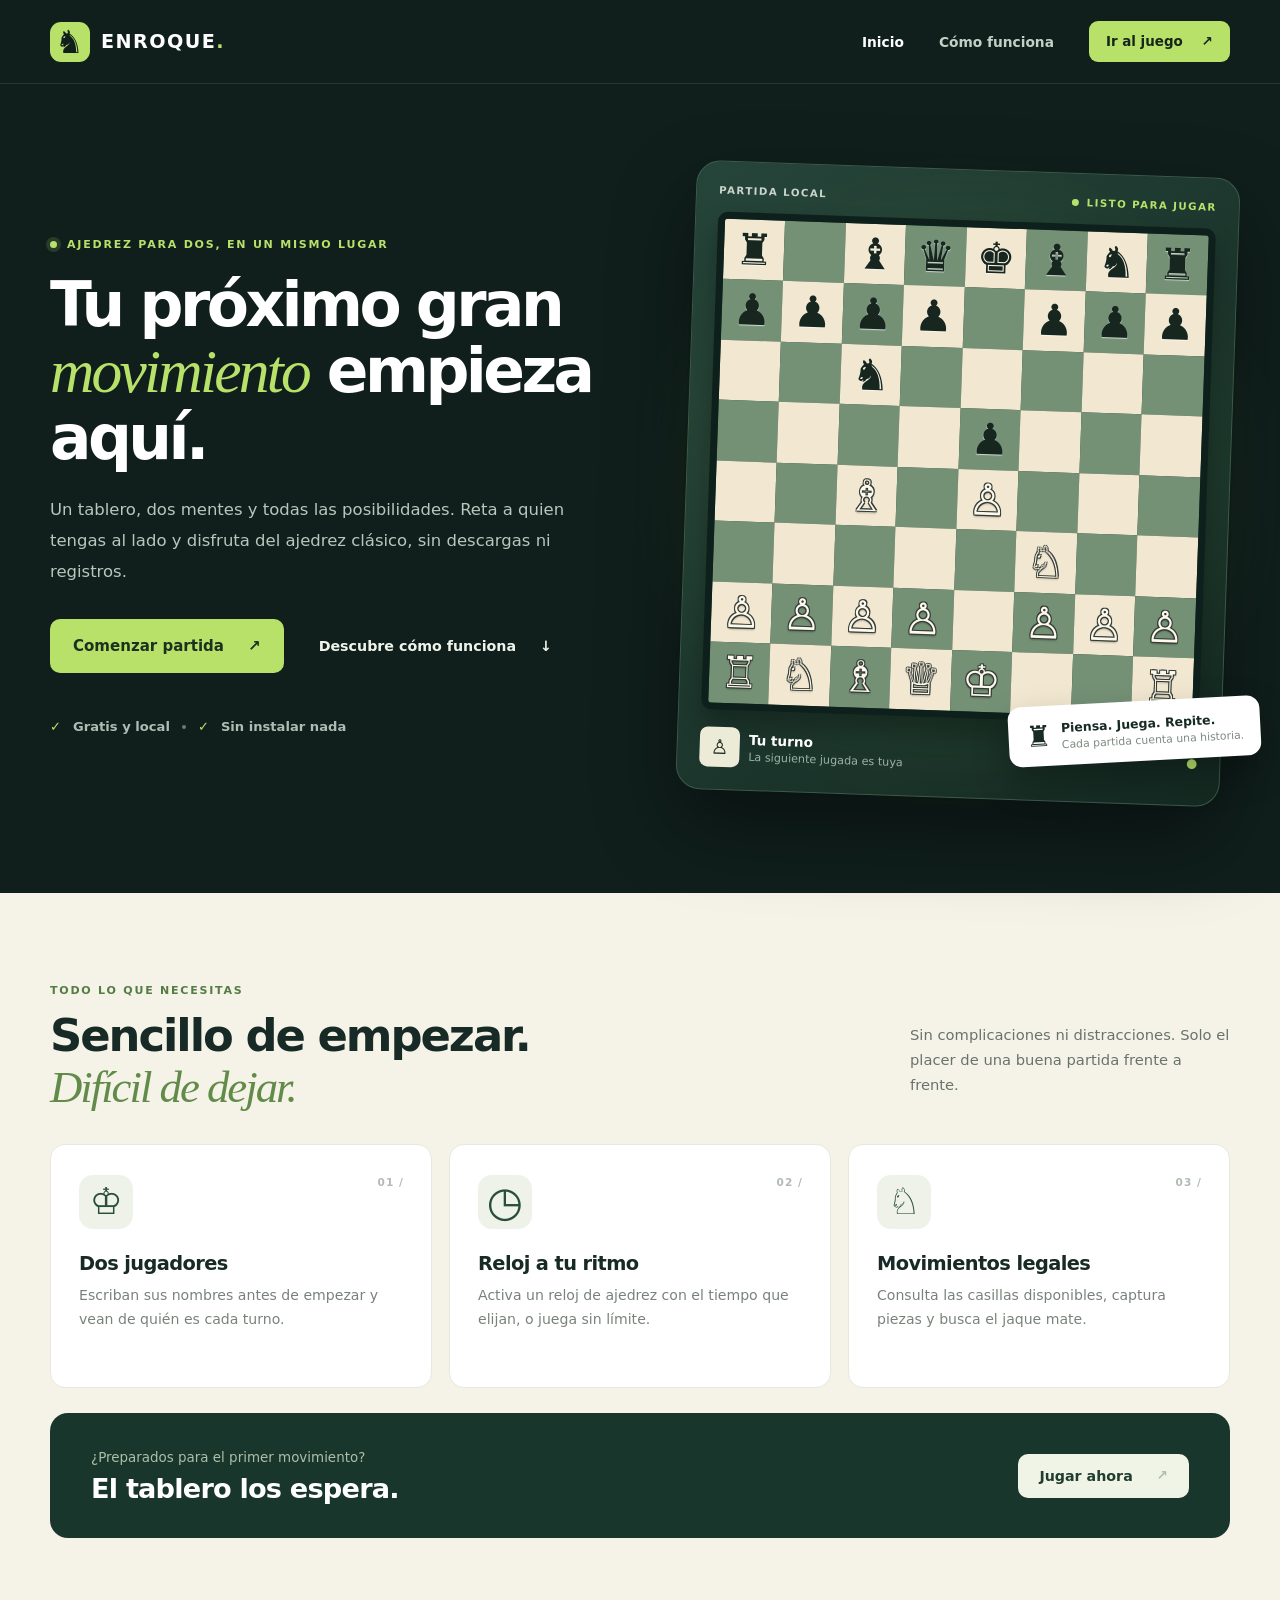
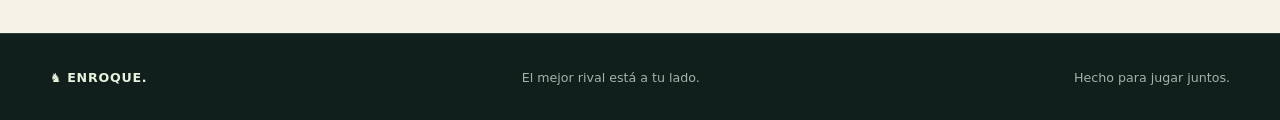
<file: index.html>
<!DOCTYPE html>
<html lang="es">
<head>
  <meta charset="UTF-8" />
  <meta name="viewport" content="width=device-width, initial-scale=1.0" />
  <meta name="theme-color" content="#101f1c" />
  <meta name="description" content="Juega ajedrez con otra persona en el mismo dispositivo. Sin registro, con reloj opcional y reglas de ajedrez." />
  <title>Enroque | Ajedrez en compañía</title>
  <link rel="stylesheet" href="style.css" />
  <script src="script.js" defer></script>
</head>
<body class="home-page">
  <header class="site-header">
    <div class="nav-shell">
      <a class="brand" href="index.html" aria-label="Enroque, inicio"><span class="brand-mark">♞</span><span>ENROQUE<span class="brand-dot">.</span></span></a>
      <nav class="main-nav" aria-label="Navegación principal">
        <a class="nav-link current" href="index.html" aria-current="page">Inicio</a>
        <a class="nav-link" href="#como-funciona">Cómo funciona</a>
        <a class="nav-play" href="juego.html">Ir al juego <span aria-hidden="true">↗</span></a>
      </nav>
    </div>
  </header>

  <main>
    <section class="hero page-shell" aria-labelledby="hero-title">
      <div class="hero-content">
        <span class="eyebrow"><span class="eyebrow-dot"></span> AJEDREZ PARA DOS, EN UN MISMO LUGAR</span>
        <h1 id="hero-title">Tu próximo gran <em>movimiento</em> empieza aquí.</h1>
        <p class="hero-lead">Un tablero, dos mentes y todas las posibilidades. Reta a quien tengas al lado y disfruta del ajedrez clásico, sin descargas ni registros.</p>
        <div class="hero-actions">
          <a class="button button-primary button-large" href="juego.html">Comenzar partida <span aria-hidden="true">↗</span></a>
          <a class="button button-ghost" href="#como-funciona">Descubre cómo funciona <span aria-hidden="true">↓</span></a>
        </div>
        <div class="hero-proof"><span class="proof-icon">✓</span> Gratis y local <span class="proof-divider"></span> <span class="proof-icon">✓</span> Sin instalar nada</div>
      </div>
      <div class="hero-visual" aria-label="Vista previa del tablero">
        <div class="preview-halo"></div>
        <div class="preview-topline"><span>PARTIDA LOCAL</span><span class="live-indicator"><i></i> LISTO PARA JUGAR</span></div>
        <div class="preview-frame"><div class="preview-board" id="preview-board" aria-hidden="true"></div></div>
        <div class="preview-footer"><div><span class="preview-avatar">♙</span><div><strong>Tu turno</strong><small>La siguiente jugada es tuya</small></div></div><span class="preview-pulse">●</span></div>
        <div class="floating-note"><span>♜</span><div><strong>Piensa. Juega. Repite.</strong><small>Cada partida cuenta una historia.</small></div></div>
      </div>
    </section>

    <section class="features-wrap" id="como-funciona" aria-labelledby="features-title">
      <div class="page-shell">
        <div class="section-heading"><div><span class="eyebrow dark-eyebrow">TODO LO QUE NECESITAS</span><h2 id="features-title">Sencillo de empezar.<br /><em>Difícil de dejar.</em></h2></div><p>Sin complicaciones ni distracciones. Solo el placer de una buena partida frente a frente.</p></div>
        <div class="feature-grid">
          <article class="feature-card"><div class="feature-icon">♔</div><span class="feature-index">01 /</span><h3>Dos jugadores</h3><p>Escriban sus nombres antes de empezar y vean de quién es cada turno.</p></article>
          <article class="feature-card"><div class="feature-icon feature-icon-accent">◷</div><span class="feature-index">02 /</span><h3>Reloj a tu ritmo</h3><p>Activa un reloj de ajedrez con el tiempo que elijan, o juega sin límite.</p></article>
          <article class="feature-card"><div class="feature-icon">♘</div><span class="feature-index">03 /</span><h3>Movimientos legales</h3><p>Consulta las casillas disponibles, captura piezas y busca el jaque mate.</p></article>
        </div>
        <div class="bottom-cta"><div><span>¿Preparados para el primer movimiento?</span><h3>El tablero los espera.</h3></div><a class="button button-light" href="juego.html">Jugar ahora <span aria-hidden="true">↗</span></a></div>
      </div>
    </section>
  </main>
  <footer class="site-footer"><div class="page-shell footer-inner"><span>♞ ENROQUE.</span><span>El mejor rival está a tu lado.</span><span>Hecho para jugar juntos.</span></div></footer>
</body>
</html>
</file>
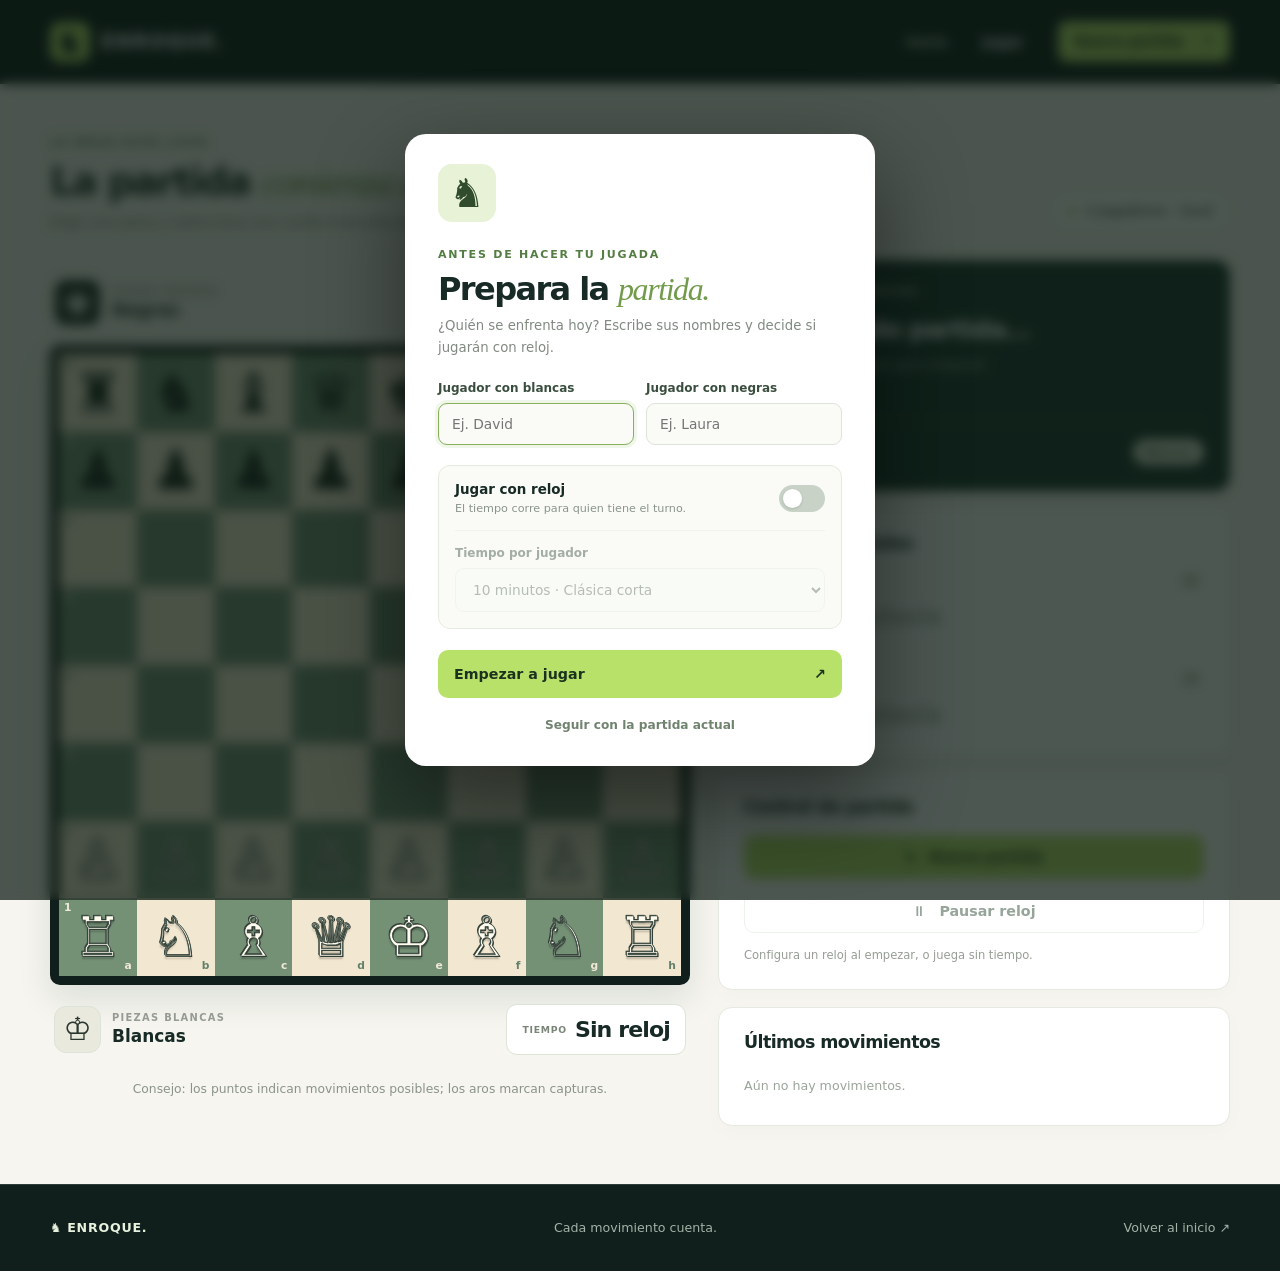
<file: juego.html>
<!DOCTYPE html>
<html lang="es">
<head>
  <meta charset="UTF-8" />
  <meta name="viewport" content="width=device-width, initial-scale=1.0" />
  <meta name="theme-color" content="#101f1c" />
  <meta name="description" content="Juega una partida local de ajedrez entre dos personas con nombres y reloj opcional." />
  <title>Jugar | Enroque</title>
  <link rel="stylesheet" href="style.css" />
  <script src="script.js" defer></script>
</head>
<body class="game-page">
  <header class="site-header">
    <div class="nav-shell">
      <a class="brand" href="index.html" aria-label="Enroque, inicio"><span class="brand-mark">♞</span><span>ENROQUE<span class="brand-dot">.</span></span></a>
      <nav class="main-nav" aria-label="Navegación principal">
        <a class="nav-link" href="index.html">Inicio</a>
        <a class="nav-link current" href="juego.html" aria-current="page">Jugar</a>
        <button type="button" class="nav-play nav-button" id="new-game-nav">Nueva partida <span aria-hidden="true">↗</span></button>
      </nav>
    </div>
  </header>

  <main class="game-main page-shell">
    <div class="game-topbar">
      <div><span class="eyebrow dark-eyebrow">LA MESA ESTÁ LISTA</span><h1>La partida <em>comienza aquí.</em></h1><p>Elige una pieza y selecciona una casilla marcada para mover.</p></div>
      <span class="game-mode-tag"><span class="mode-led"></span> 2 jugadores · local</span>
    </div>

    <div class="game-layout">
      <section class="board-column" aria-label="Zona de ajedrez">
        <div class="player-strip" id="black-strip">
          <div class="player-identity"><div class="player-icon black-icon">♚</div><div><small>PIEZAS NEGRAS</small><strong id="black-player">Negras</strong></div></div>
          <div class="clock-display" id="clock-box-black" aria-label="Reloj de negras"><span class="clock-label">TIEMPO</span><strong id="clock-black" class="clock-time">Sin reloj</strong></div>
        </div>

        <div class="board-frame"><div class="chess-board" id="chess-board" role="group" aria-label="Tablero de ajedrez de 8 por 8"></div></div>

        <div class="player-strip player-strip-white" id="white-strip">
          <div class="player-identity"><div class="player-icon white-icon">♔</div><div><small>PIEZAS BLANCAS</small><strong id="white-player">Blancas</strong></div></div>
          <div class="clock-display" id="clock-box-white" aria-label="Reloj de blancas"><span class="clock-label">TIEMPO</span><strong id="clock-white" class="clock-time">Sin reloj</strong></div>
        </div>
        <p class="board-tip">Consejo: los puntos indican movimientos posibles; los aros marcan capturas.</p>
      </section>

      <aside class="game-sidebar">
        <section class="info-card turn-card">
          <span class="card-eyebrow"><span class="status-ping"></span> ESTADO DE LA PARTIDA</span>
          <h2 id="turn-heading">Preparando partida…</h2>
          <p id="game-message" role="status" aria-live="polite">Introduce los nombres para empezar.</p>
          <div class="turn-divider"></div>
          <div class="turn-bottom"><span>Turno actual</span><span id="turn-color" class="turn-pill">Blancas</span></div>
        </section>
        <section class="info-card capture-card">
          <h2>Piezas capturadas</h2>
          <div class="capture-group"><div class="capture-header"><span>Por <strong id="capturer-white">Blancas</strong></span><span class="capture-count" id="capture-count-white">0</span></div><div class="captured-list" id="captured-white">Ninguna todavía</div></div>
          <div class="capture-group"><div class="capture-header"><span>Por <strong id="capturer-black">Negras</strong></span><span class="capture-count" id="capture-count-black">0</span></div><div class="captured-list" id="captured-black">Ninguna todavía</div></div>
        </section>
        <section class="info-card actions-card">
          <h2>Control de partida</h2>
          <button class="button button-primary action-full" id="new-game" type="button">↻ <span>Nueva partida</span></button>
          <button class="button button-outline action-full" id="pause-clock" type="button" disabled>⏸ <span id="pause-label">Pausar reloj</span></button>
          <p id="clock-help" class="clock-help">Configura un reloj al empezar, o juega sin tiempo.</p>
        </section>
        <section class="info-card history-card">
          <h2>Últimos movimientos</h2>
          <ol class="move-list" id="move-history"><li class="empty-history">Aún no hay movimientos.</li></ol>
        </section>
      </aside>
    </div>
  </main>

  <!-- Se abre automáticamente al entrar y cada vez que se inicia una nueva partida. -->
  <dialog class="setup-dialog" id="setup-dialog" aria-labelledby="setup-title">
    <form id="setup-form">
      <div class="setup-head"><div class="setup-icon">♞</div><span class="eyebrow dark-eyebrow">ANTES DE HACER TU JUGADA</span><h2 id="setup-title">Prepara la <em>partida.</em></h2><p>¿Quién se enfrenta hoy? Escribe sus nombres y decide si jugarán con reloj.</p></div>
      <div class="setup-fields">
        <label for="name-white"><span>Jugador con blancas</span><input type="text" id="name-white" name="white" placeholder="Ej. David" maxlength="22" required autocomplete="off" /></label>
        <label for="name-black"><span>Jugador con negras</span><input type="text" id="name-black" name="black" placeholder="Ej. Laura" maxlength="22" required autocomplete="off" /></label>
      </div>
      <div class="timer-settings"><label class="switch-row" for="enable-clock"><span class="switch-description"><strong>Jugar con reloj</strong><small>El tiempo corre para quien tiene el turno.</small></span><span class="toggle-switch"><input type="checkbox" id="enable-clock" /><span class="toggle-track"></span></span></label>
        <label class="time-selector" for="time-choice" id="time-selector"><span>Tiempo por jugador</span><select id="time-choice" disabled><option value="3">3 minutos · Rápida</option><option value="5">5 minutos · Blitz</option><option value="10" selected>10 minutos · Clásica corta</option><option value="15">15 minutos · Tranquila</option><option value="30">30 minutos · Larga</option></select></label>
      </div>
      <p class="setup-error" id="setup-error" role="alert" hidden></p>
      <button type="submit" class="button button-primary setup-submit">Empezar a jugar <span aria-hidden="true">↗</span></button>
      <button type="button" class="setup-cancel" id="setup-cancel" hidden>Seguir con la partida actual</button>
    </form>
  </dialog>
  <footer class="site-footer"><div class="page-shell footer-inner"><span>♞ ENROQUE.</span><span>Cada movimiento cuenta.</span><a href="index.html">Volver al inicio ↗</a></div></footer>
</body>
</html>
</file>
<file: style.css>
/* Diseño compartido entre inicio y juego. No requiere fuentes externas. */
:root{--ink:#172a25;--dark:#101f1c;--dark2:#19362d;--green:#b8e16a;--cream:#f5f2e8;--paper:#faf9f5;--muted:#6e7770;--line:#e2e7dc;--board-light:#f2e7d0;--board-dark:#749176;--shadow:0 24px 55px rgba(10,29,21,.13);font-family:Inter,ui-sans-serif,system-ui,-apple-system,"Segoe UI",sans-serif;font-synthesis:none}
*{box-sizing:border-box}
html{scroll-behavior:smooth}
body{margin:0;color:var(--ink);background:var(--paper);min-width:320px}
a{color:inherit;text-decoration:none}
button,input,select{font:inherit}
button,a{-webkit-tap-highlight-color:transparent}
button{cursor:pointer}
button:disabled{cursor:not-allowed}
a:focus-visible,button:focus-visible,input:focus-visible,select:focus-visible{outline:3px solid #94bb37;outline-offset:3px}
.page-shell{width:min(1180px,calc(100% - 60px));margin-inline:auto}
.site-header{height:84px;background:var(--dark);color:#fff;border-bottom:1px solid rgba(255,255,255,.10);position:relative;z-index:2}
.nav-shell{width:min(1180px,calc(100% - 60px));height:100%;margin:auto;display:flex;align-items:center;justify-content:space-between;gap:20px}
.brand{display:inline-flex;align-items:center;gap:11px;font-size:1.2rem;font-weight:900;letter-spacing:.075em;white-space:nowrap}
.brand-mark{display:grid;place-items:center;background:var(--green);color:var(--dark);width:40px;height:40px;border-radius:11px;font-size:2rem;line-height:1}
.brand-dot{color:var(--green)}
.main-nav{display:flex;align-items:center;gap:35px}
.nav-link{font-size:.86rem;font-weight:700;color:#c4d0c7;transition:color .2s}.nav-link:hover,.nav-link.current{color:white}
.nav-play{display:inline-flex;gap:19px;align-items:center;justify-content:center;background:var(--green);color:#16251a;border:0;border-radius:9px;padding:13px 17px;font-weight:800;font-size:.84rem;transition:transform .2s,background .2s;white-space:nowrap}
.nav-play:hover,.button-primary:hover{background:#c9ed83;transform:translateY(-2px)}
.nav-button{font:inherit;font-size:.84rem;font-weight:800}
.button{display:inline-flex;align-items:center;justify-content:center;gap:24px;border:1px solid transparent;border-radius:10px;padding:13px 20px;font-size:.89rem;font-weight:800;transition:background .2s,transform .2s,border-color .2s}
.button-primary{background:var(--green);color:#1b321e}
.button-large{padding:17px 22px;font-size:.94rem}
.button-ghost{color:#eef4eb;background:transparent;border-color:transparent}
.button-ghost:hover{color:var(--green)}
.eyebrow{display:inline-flex;align-items:center;gap:10px;letter-spacing:.16em;font-size:.69rem;font-weight:850;color:var(--green)}
.eyebrow-dot{width:7px;height:7px;background:var(--green);border-radius:50%;box-shadow:0 0 0 4px #c4ed7d23}
.dark-eyebrow{color:#537d42}
.hero{min-height:638px;padding-block:85px 95px;display:grid;grid-template-columns:1.05fr 1fr;gap:65px;align-items:center}
.home-page{background:var(--dark)}
.hero-content{color:white;position:relative;z-index:1}
.hero h1{font-size:clamp(2.9rem,4.8vw,5rem);line-height:1.09;letter-spacing:-.058em;max-width:680px;margin:20px 0 23px;font-weight:900}
h1 em,h2 em{font-family:Georgia,serif;font-weight:400;color:var(--green);font-style:italic;letter-spacing:-.045em}
.hero-lead{font-size:1.03rem;line-height:1.86;color:#b6c8bd;max-width:530px;margin:0}
.hero-actions{display:flex;align-items:center;flex-wrap:wrap;gap:14px;margin-top:32px}
.hero-proof{display:flex;align-items:center;gap:12px;margin-top:46px;font-size:.82rem;color:#aebcb3;font-weight:600}
.proof-icon{color:var(--green);font-weight:900}.proof-divider{width:4px;height:4px;border-radius:50%;background:#667e70}
.hero-visual{position:relative;padding:22px;background:linear-gradient(135deg,#26453a,#142921);border:1px solid #3c5a49;border-radius:24px;box-shadow:0 35px 80px #0006;transform:rotate(2deg);isolation:isolate}
.preview-halo{position:absolute;z-index:-1;inset:-33px;background:radial-gradient(circle,#9fda5e29,transparent 70%);filter:blur(16px)}
.preview-topline,.preview-footer{display:flex;justify-content:space-between;align-items:center;color:#c8d4cc;font-weight:800;font-size:.64rem;letter-spacing:.14em}
.preview-topline{margin-bottom:16px}.live-indicator{color:var(--green);display:flex;gap:8px;align-items:center}.live-indicator i,.mode-led{display:inline-block;width:7px;height:7px;border-radius:50%;background:var(--green)}
.preview-frame{border:7px solid #0e201b;border-radius:10px;overflow:hidden;box-shadow:0 15px 24px #0004}
.preview-board{display:grid;grid-template-columns:repeat(8,minmax(0,1fr));width:100%;aspect-ratio:1;grid-template-rows:repeat(8,minmax(0,1fr))}
.preview-square{aspect-ratio:1;min-width:0;min-height:0;display:grid;place-items:center;font:clamp(1.3rem,3.7vw,2.7rem)/1 Georgia,"DejaVu Sans",serif}
.preview-square.light{background:var(--board-light)}.preview-square.dark{background:var(--board-dark)}
.preview-white{color:#fcf8ed;text-shadow:-1px -1px #343c35,1px -1px #343c35,-1px 1px #343c35,1px 1px #343c35,0 2px 2px #0005}
.preview-black{color:#17261e;text-shadow:0 1px 1px #fffa}
.preview-footer{margin-top:17px;letter-spacing:normal}.preview-footer>div{display:flex;align-items:center;gap:9px}.preview-footer strong,.preview-footer small{display:block}.preview-footer strong{font-size:.85rem;color:#fff}.preview-footer small{font-size:.7rem;color:#9bb3a6;margin-top:3px;font-weight:500}
.preview-avatar{background:#ecebd7;color:#17251c;padding:8px 11px;font-size:1.25rem;border-radius:8px}.preview-pulse{font-size:.8rem;color:var(--green)}
.floating-note{position:absolute;right:-40px;bottom:42px;display:flex;gap:10px;align-items:center;background:#fff;color:var(--ink);padding:13px 17px;border-radius:13px;box-shadow:0 16px 35px #0004;transform:rotate(-5deg)}.floating-note>span{font-size:1.8rem}.floating-note strong,.floating-note small{display:block}.floating-note strong{font-size:.78rem}.floating-note small{font-size:.68rem;color:#7d897f;margin-top:3px}
.features-wrap{background:var(--cream);padding:86px 0 95px}
.section-heading{display:flex;justify-content:space-between;align-items:end;gap:35px;margin-bottom:32px}
.section-heading h2{font-size:clamp(2.1rem,3.5vw,3.4rem);line-height:1.13;letter-spacing:-.045em;margin:13px 0 0}
.section-heading h2 em{color:#628b49}.section-heading>p{max-width:320px;line-height:1.7;font-size:.92rem;color:#68736b}
.feature-grid{display:grid;grid-template-columns:repeat(3,minmax(0,1fr));gap:17px}
.feature-card{background:#fff;border:1px solid #e8e8df;padding:30px 28px 34px;border-radius:15px;position:relative;min-height:244px}
.feature-icon{display:grid;place-items:center;font-size:2.3rem;width:54px;height:54px;border-radius:14px;background:#eff2e9;color:#2b4e3b;line-height:1}.feature-icon-accent{font-size:2.6rem}
.feature-index{position:absolute;right:27px;top:31px;font-size:.66rem;font-weight:900;color:#b1bbb0;letter-spacing:.1em}
.feature-card h3{font-size:1.21rem;letter-spacing:-.03em;margin:23px 0 9px}.feature-card p{font-size:.88rem;line-height:1.7;color:#79827a;margin:0}
.bottom-cta{background:var(--dark2);border-radius:18px;margin-top:25px;padding:34px 41px;display:flex;align-items:center;justify-content:space-between;gap:22px;color:white}.bottom-cta span{color:#adbea9;font-size:.84rem}.bottom-cta h3{font-size:1.7rem;letter-spacing:-.03em;margin:7px 0 0}.button-light{background:#f0f4e7;color:#203d2f}.button-light:hover{background:white;transform:translateY(-2px)}
.site-footer{background:var(--dark);color:#a2b3a7;border-top:1px solid #ffffff20}.footer-inner{min-height:86px;display:flex;align-items:center;justify-content:space-between;gap:18px;font-size:.79rem}.footer-inner>span:first-child{font-weight:900;letter-spacing:.06em;color:#e6f2de}
/* Pantalla de juego */
.game-page{background:#f6f5ef}.game-page .site-footer{margin-top:58px}
.game-main{padding-top:47px}.game-topbar{display:flex;justify-content:space-between;align-items:end;gap:20px;margin-bottom:30px}.game-topbar h1{font-size:clamp(1.95rem,3vw,2.9rem);letter-spacing:-.055em;line-height:1.15;margin:10px 0}.game-topbar h1 em{color:#6e954b}.game-topbar p{color:#7c847b;font-size:.87rem;margin:0}
.game-mode-tag{display:inline-flex;align-items:center;gap:10px;white-space:nowrap;border:1px solid #dfe6da;border-radius:30px;padding:11px 16px;font-size:.77rem;font-weight:750;color:#426345;background:#fff}.mode-led{background:#84b64f}
.game-layout{display:grid;grid-template-columns:minmax(0,640px) minmax(260px,1fr);gap:28px;align-items:start;justify-content:center}
.board-column{min-width:0}.board-frame{background:var(--dark);padding:9px;border-radius:10px;box-shadow:0 14px 34px #0d32201c}
/* Cada fila y cada columna mide exactamente 1/8 del tablero. Nunca se estiran las casillas. */
.chess-board{display:grid;width:100%;aspect-ratio:1/1;grid-template-columns:repeat(8,minmax(0,1fr));grid-template-rows:repeat(8,minmax(0,1fr));overflow:hidden}
.chess-square{position:relative;display:grid;place-items:center;border:0;padding:0;min-width:0;min-height:0;aspect-ratio:1/1;overflow:hidden;cursor:pointer;line-height:1;isolation:isolate}
.chess-square.light{background:var(--board-light)}.chess-square.dark{background:var(--board-dark)}
.chess-square.last-move::before{content:"";position:absolute;inset:0;background:#d7ea5570;z-index:0}
.chess-square.selected::before{content:"";position:absolute;inset:0;background:#ebce5480;box-shadow:inset 0 0 0 4px #f3c24e;z-index:0}
.chess-square.check::before{content:"";position:absolute;inset:0;background:#df4a5488;box-shadow:inset 0 0 0 4px #bc333f;z-index:0}
.chess-square.target::after{content:"";position:absolute;z-index:2;width:23%;aspect-ratio:1/1;border-radius:50%;background:#21433166;pointer-events:none}
.chess-square.capture-target::after{width:85%;height:85%;background:transparent;border:clamp(3px,.4vw,6px) solid #bc463f9c}
.chess-square:focus-visible{outline:3px solid #f0c84c;outline-offset:-3px;z-index:4}
.chess-piece{font-family:"DejaVu Sans","Segoe UI Symbol","Noto Sans Symbols 2",Georgia,serif;position:relative;z-index:1;font-size:clamp(1.45rem,4.3vw,3.5rem);font-weight:400;line-height:1;pointer-events:none;user-select:none}
.chess-piece.white{color:#fffbef;-webkit-text-stroke:.7px #35443b;text-shadow:-1px -1px #303c35,1px 1px #303c35,0 3px 2px #0004}
.chess-piece.black{color:#17271e;text-shadow:0 1px 1px #ffffff66}
.coord{position:absolute;z-index:2;font-weight:900;font-size:clamp(.48rem,.85vw,.67rem);line-height:1;pointer-events:none}.coord.rank{top:5px;left:5px}.coord.file{bottom:4px;right:5px}.chess-square.dark .coord{color:#f1e9d6}.chess-square.light .coord{color:#63816a}
.player-strip{display:flex;align-items:center;justify-content:space-between;gap:12px;padding:12px 4px;min-height:85px}.player-strip-white{padding-top:15px}.player-identity{display:flex;align-items:center;gap:11px;min-width:0}.player-identity>div:last-child{min-width:0}.player-identity small{font-size:.62rem;font-weight:900;letter-spacing:.13em;color:#959b94;display:block;margin-bottom:3px}.player-identity strong{font-size:1.06rem;display:block;text-overflow:ellipsis;white-space:nowrap;overflow:hidden;max-width:235px}
.player-icon{width:47px;height:47px;border:1px solid #dce3d8;border-radius:12px;display:grid;place-items:center;font-size:2rem;flex:0 0 auto}.black-icon{background:#1e3028;color:#fff}.white-icon{background:#eae9de;color:#29372e}
.clock-display{min-width:148px;display:flex;align-items:center;justify-content:space-between;gap:8px;padding:12px 15px;border:1px solid #dce4d8;border-radius:11px;background:#fff;font-variant-numeric:tabular-nums;transition:border-color .2s,background .2s}.clock-display.active{background:#e9f3d5;border-color:#a2c97d;box-shadow:0 0 0 2px #abd17430}.clock-display.expired{background:#fbe5e5;border-color:#dd9696}.clock-label{font-size:.58rem;font-weight:900;letter-spacing:.08em;color:#788577}.clock-time{font-size:1.38rem;letter-spacing:-.04em;white-space:nowrap}.clock-display.no-clock .clock-time{font-size:.83rem;font-weight:750;color:#849083}
.board-tip{font-size:.77rem;color:#8a9389;text-align:center;margin:12px 0 0}
.game-sidebar{display:grid;gap:17px;min-width:0}.info-card{background:#fff;border:1px solid #e6e9e0;border-radius:14px;padding:24px 25px;box-shadow:0 6px 22px #1e332305}.info-card h2{margin:0 0 18px;letter-spacing:-.035em;font-size:1.09rem}.turn-card{background:var(--dark2);color:white;border-color:var(--dark2);padding:25px}.card-eyebrow{display:flex;align-items:center;gap:9px;color:#b9d0be;letter-spacing:.12em;font-size:.63rem;font-weight:850}.status-ping{width:8px;height:8px;border-radius:50%;background:#aed66b;box-shadow:0 0 0 4px #add76d22}.turn-card h2{font-size:1.6rem;line-height:1.22;letter-spacing:-.045em;margin:17px 0 9px;overflow-wrap:anywhere}.turn-card p{font-size:.82rem;line-height:1.65;color:#c0d1c3;margin:0;min-height:43px}.turn-divider{height:1px;background:#ffffff25;margin:24px 0 17px}.turn-bottom{display:flex;align-items:center;justify-content:space-between;gap:10px}.turn-bottom>span:first-child{font-size:.76rem;color:#bbccbc}.turn-pill{padding:6px 11px;border-radius:30px;background:#e5ecda;color:#233e2c;font-size:.71rem;font-weight:850}.turn-pill.black-turn{background:#2b463b;color:#deeadb;border:1px solid #50705e}
.capture-group+.capture-group{border-top:1px solid #edf0e9;margin-top:18px;padding-top:18px}.capture-header{display:flex;justify-content:space-between;align-items:center;gap:10px;color:#727e74;font-size:.81rem}.capture-header strong{color:#24382a}.capture-count{background:#eff2ea;padding:3px 9px;border-radius:6px;color:#627b65;font-weight:900;font-size:.75rem}.captured-list{margin-top:10px;min-height:31px;display:flex;align-items:center;flex-wrap:wrap;gap:5px;font-size:1.5rem;line-height:1.1;color:#8d968b}.captured-glyph.white{color:#fff;-webkit-text-stroke:1px #39453d;text-shadow:1px 1px #304034}.captured-glyph.black{color:#1a2e21}
.action-full{display:flex;width:100%;min-height:44px;margin-top:10px;gap:13px}.button-outline{background:#fff;border-color:#dce6da;color:#2b4733}.button-outline:hover:not(:disabled){background:#f3f7ef}.button-outline:disabled{opacity:.49}.clock-help{font-size:.72rem;line-height:1.6;color:#969e95;margin:13px 0 0}
.move-list{list-style:none;margin:0;padding:0;max-height:200px;overflow:auto;display:flex;flex-direction:column;gap:7px}.move-list li{display:flex;gap:12px;padding:8px 9px;border-radius:7px;background:#f5f7f1;font-size:.79rem;color:#49584c;font-variant-numeric:tabular-nums}.move-number{font-weight:850;color:#9aa698;min-width:30px}.empty-history{color:#9ba49b!important;background:transparent!important;padding-left:0!important}
/* Ventana de preparación */
.setup-dialog{border:0;padding:0;border-radius:21px;background:#fff;color:var(--ink);width:min(470px,calc(100% - 28px));max-height:min(90vh,780px);overflow:auto;box-shadow:0 34px 90px #0007}.setup-dialog::backdrop{background:rgba(11,25,19,.73);backdrop-filter:blur(6px)}.setup-dialog form{padding:30px 33px 29px}
.setup-icon{background:#e8f2d6;color:#304c2c;border-radius:14px;display:grid;place-items:center;font-size:2.5rem;width:58px;height:58px;margin-bottom:21px}.setup-head h2{margin:10px 0 8px;font-size:2rem;line-height:1.1;letter-spacing:-.05em}.setup-head h2 em{color:#719b4b}.setup-head p{color:#818981;font-size:.83rem;line-height:1.6;margin:0 0 23px}
.setup-fields{display:grid;grid-template-columns:1fr 1fr;gap:12px}.setup-fields label,.time-selector{display:flex;flex-direction:column;gap:8px}.setup-fields label>span,.time-selector>span{font-size:.75rem;font-weight:850;color:#394e3e}.setup-fields input,.time-selector select{min-width:0;width:100%;background:#fafbf7;border:1px solid #dce5da;border-radius:9px;padding:12px 13px;outline:0;font-size:.86rem;color:#24392b}.setup-fields input:focus,.time-selector select:focus{border-color:#88b15a;box-shadow:0 0 0 3px #b5d79633}
.timer-settings{margin-top:20px;padding:16px;border:1px solid #e5ebe0;border-radius:12px;background:#fafbf7}.switch-row{display:flex;align-items:center;justify-content:space-between;gap:16px;cursor:pointer}.switch-description strong,.switch-description small{display:block}.switch-description strong{font-size:.84rem}.switch-description small{font-size:.7rem;color:#8a958a;margin-top:5px}.toggle-switch{position:relative;flex:0 0 auto;display:inline-block;width:46px;height:27px}.toggle-switch input{position:absolute;width:100%;height:100%;opacity:0;margin:0;cursor:pointer;z-index:1}.toggle-track{position:absolute;inset:0;background:#c8d2c7;border-radius:30px;transition:background .2s}.toggle-track:after{content:"";position:absolute;top:4px;left:4px;width:19px;height:19px;background:#fff;border-radius:50%;box-shadow:0 1px 3px #0002;transition:transform .2s}.toggle-switch input:checked+.toggle-track{background:#597e43}.toggle-switch input:checked+.toggle-track:after{transform:translateX(19px)}.toggle-switch input:focus-visible+.toggle-track{outline:3px solid #a0c565;outline-offset:3px}
.time-selector{margin-top:15px;padding-top:15px;border-top:1px solid #e2e8dd}.time-selector.is-disabled{opacity:.45}.time-selector select:disabled{cursor:not-allowed}
.setup-submit{width:100%;padding:15px;margin-top:21px;justify-content:space-between}.setup-cancel{display:block;border:0;background:transparent;font-size:.76rem;color:#70836f;font-weight:800;margin:15px auto 0;padding:5px}.setup-cancel:hover{text-decoration:underline}.setup-error{font-size:.76rem;font-weight:750;color:#b83b3b;margin:12px 0 0}
@media(max-width:1060px){.hero{gap:36px}.floating-note{right:-14px}.game-layout{grid-template-columns:minmax(0,620px) minmax(255px,1fr);gap:20px}.info-card{padding:19px}.turn-card{padding:22px}}
@media(max-width:820px){.page-shell,.nav-shell{width:min(650px,calc(100% - 36px))}.hero{grid-template-columns:1fr;padding:62px 0 75px;gap:50px}.hero-content{text-align:center}.hero-content h1,.hero-lead{margin-left:auto;margin-right:auto}.hero-actions,.hero-proof{justify-content:center}.hero-visual{width:min(490px,calc(100% - 28px));margin:auto}.preview-square{font-size:clamp(1.3rem,6vw,2.7rem)}.section-heading{flex-direction:column;align-items:start;gap:10px}.feature-grid{grid-template-columns:1fr}.feature-card{min-height:0}.game-layout{grid-template-columns:minmax(0,620px)}.game-sidebar{grid-template-columns:repeat(2,minmax(0,1fr))}.turn-card{grid-column:1 / -1}.board-column{max-width:620px;width:100%;margin:auto}.chess-piece{font-size:clamp(1.5rem,8vw,3.6rem)}.coord{font-size:clamp(.5rem,1.6vw,.67rem)}}
@media(max-width:560px){.site-header{height:70px}.page-shell,.nav-shell{width:calc(100% - 26px)}.brand{font-size:1rem;gap:7px}.brand-mark{width:35px;height:35px;font-size:1.75rem}.main-nav{gap:11px}.nav-link{font-size:.75rem}.main-nav .nav-link:nth-child(2){display:none}.nav-play{padding:10px 12px;gap:6px;font-size:.72rem}.hero{padding-top:57px}.hero h1{font-size:clamp(2.55rem,10.5vw,3.65rem)}.hero-lead{font-size:.94rem}.hero-actions{flex-direction:column}.hero-actions .button{width:100%}.hero-proof{margin-top:30px}.hero-visual{transform:rotate(0);padding:14px;border-radius:18px;width:calc(100% - 8px)}.floating-note{display:none}.preview-frame{border-width:4px}.features-wrap{padding:65px 0}.section-heading h2{font-size:2.15rem}.bottom-cta{flex-direction:column;align-items:start;padding:26px}.bottom-cta .button{width:100%}.footer-inner{min-height:96px;flex-wrap:wrap;justify-content:center;text-align:center}.footer-inner>span:last-child{display:none}.game-main{padding-top:30px}.game-topbar{align-items:start;flex-direction:column;gap:13px}.game-topbar h1{font-size:2.1rem}.game-mode-tag{padding:7px 11px;font-size:.7rem}.game-layout{gap:20px}.board-frame{padding:4px;border-radius:5px}.player-icon{width:40px;height:40px;font-size:1.65rem}.player-identity{gap:8px}.player-identity strong{font-size:.95rem;max-width:125px}.player-identity small{font-size:.53rem}.clock-display{min-width:117px;padding:10px 9px;gap:5px}.clock-time{font-size:1.06rem}.clock-label{font-size:.5rem}.clock-display.no-clock .clock-time{font-size:.69rem}.board-tip{font-size:.72rem}.game-sidebar{grid-template-columns:1fr}.turn-card{grid-column:auto}.setup-dialog form{padding:25px 19px}.setup-fields{grid-template-columns:1fr}.setup-icon{width:48px;height:48px;font-size:2.1rem;margin-bottom:13px}.setup-head h2{font-size:1.78rem}}
@media(prefers-reduced-motion:reduce){*,*::before,*::after{scroll-behavior:auto!important;transition:none!important}}
</file>
